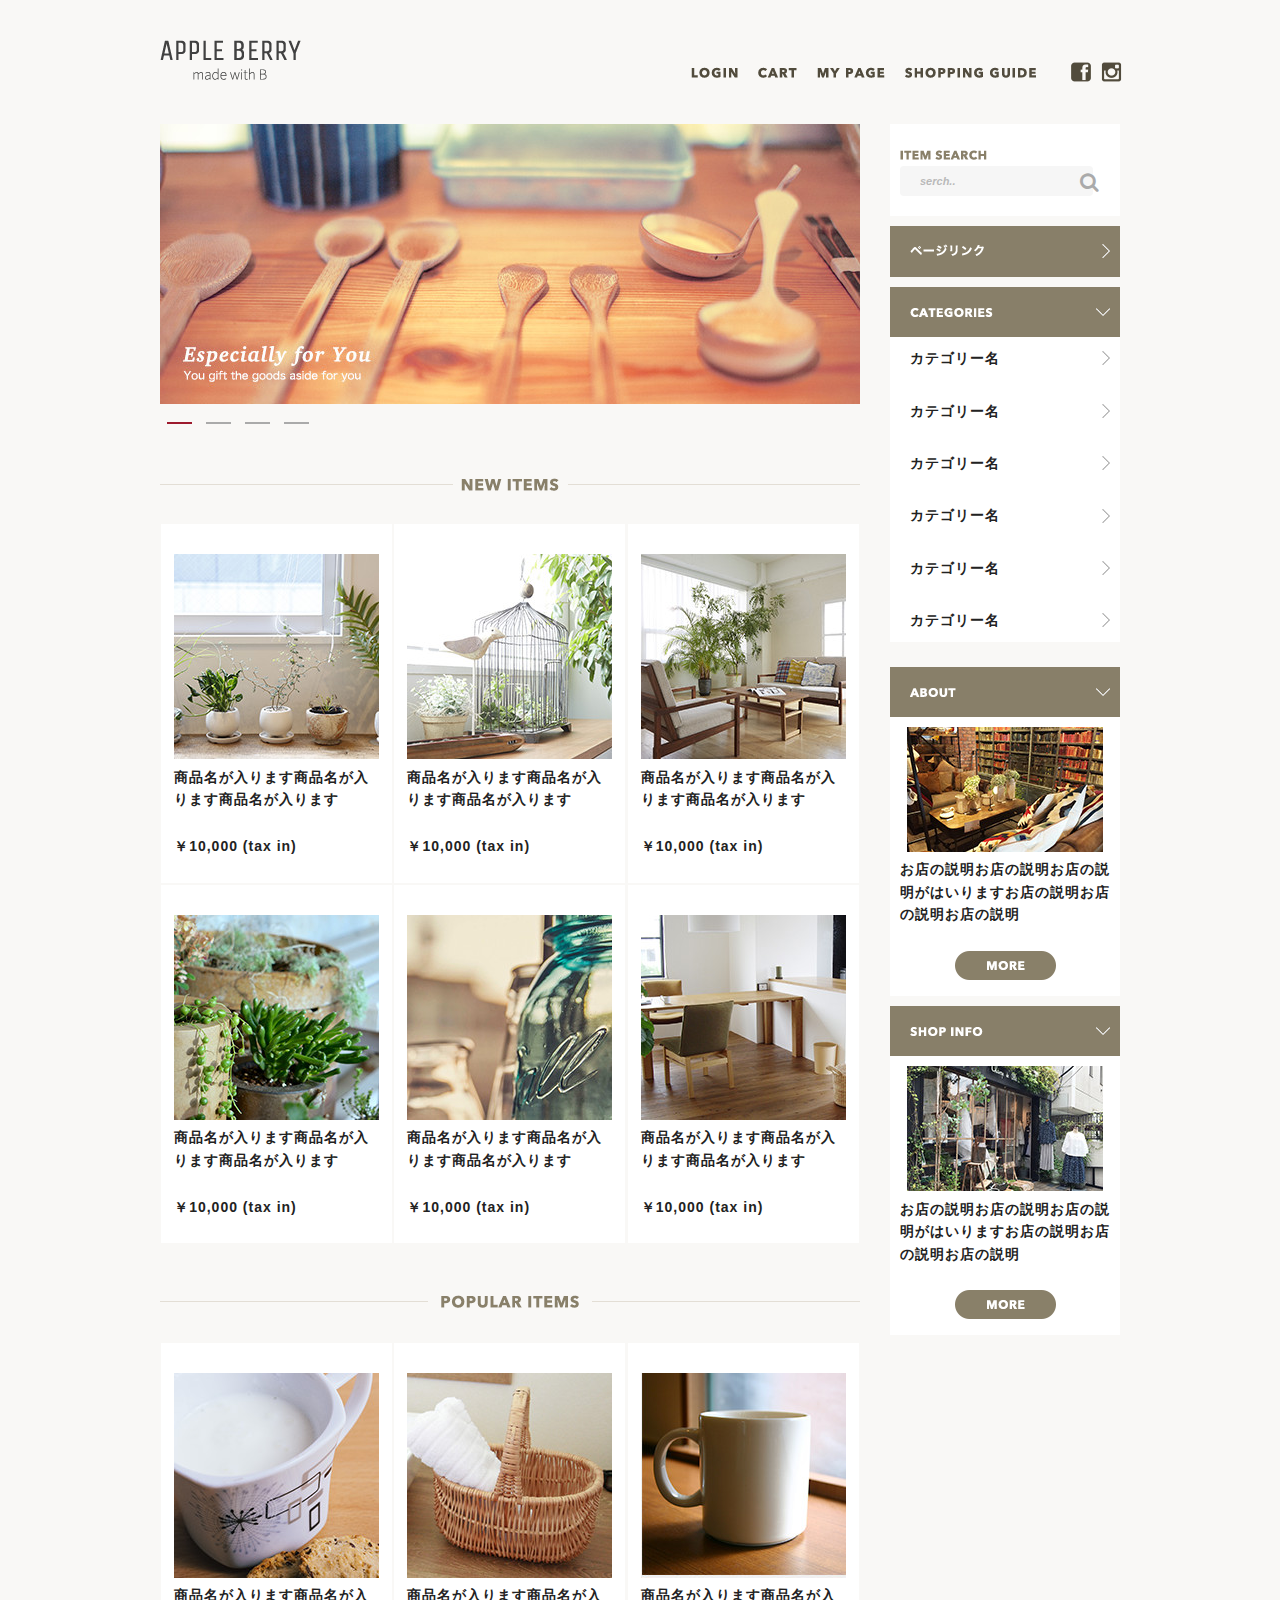
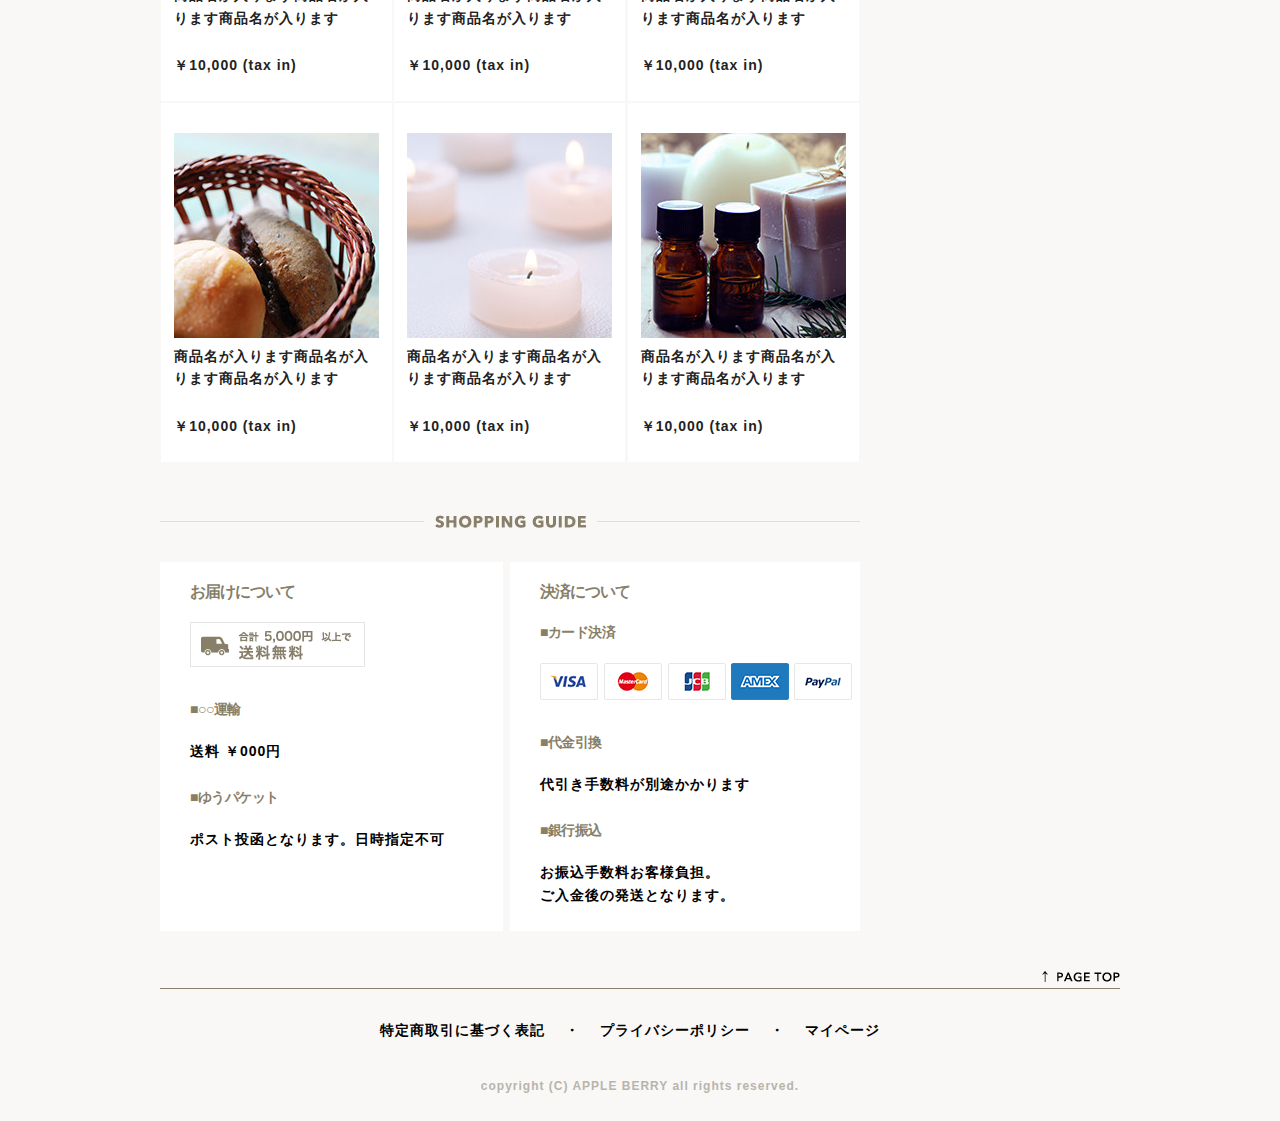
<file: index.html>
<!DOCTYPE html>
<html lang="ja">
<head>

  <!-- Basic Page Needs
  –––––––––––––––––––––––––––––––––––––––––––––––––– -->
  <meta charset="utf-8">
  <title>APPLE BERRY made with B</title>
  <meta name="description" content="">
  <meta name="author" content="">

  <!-- Mobile Specific Metas
  –––––––––––––––––––––––––––––––––––––––––––––––––– -->
  <meta name="viewport" content="width=device-width, initial-scale=1">

  <link rel="stylesheet" href="owlcarousel/assets/owl.carousel.min.css">
  <link rel="stylesheet" href="owlcarousel/assets/owl.theme.default.min.css">

  <!-- CSS
  –––––––––––––––––––––––––––––––––––––––––––––––––– -->
  <link rel="stylesheet" href="css/normalize.css">
  <link rel="stylesheet" href="css/skeleton.css">
  <link rel="stylesheet" href="css/top.css">
  <link rel="stylesheet" href="https://maxcdn.bootstrapcdn.com/font-awesome/4.7.0/css/font-awesome.min.css">
  <!-- Favicon
  –––––––––––––––––––––––––––––––––––––––––––––––––– -->
  <link rel="icon" type="image/png" href="images/favicon.png">
  

  
  <script type="text/javascript" src="https://ajax.googleapis.com/ajax/libs/jquery/1.10.2/jquery.min.js"></script>
  <!-- Owl Carousel JS -->
  <script src="owlcarousel/owl.carousel.min.js"></script>
  <!-- Owl Carouselを動作させるために追加 -->
  <script src="carousel.js"></script>
 
   

</head>
<body>

  <!-- Primary Page Layout
  –––––––––––––––––––––––––––––––––––––––––––––––––– -->
<header>
    <div id="header_in" class="container">
      <div class="row">
        <div class="six columns">
          <div class="top_image">
          <a href="index.html"><img class="u-max-full-width" src="images/top/logo.png" alt="APPLE BERRY made withB" srcset="images/top/logo@2x.png 2x" /></a>
          </div>
        </div>
        
         <div class="sp_navi">
            <div class="six columns">
          　<ul class="sp_navi_li">
            <li class="facebook_icon"><a href="#"><img src="images/top_sp/fb.png" alt=""></a></li>
            <li class="insta_icon"><a href="#"><img src="images/top_sp/insta.png" alt=""></a></li>
            <li class="menu_icon"><a href="#"><img src="images/top_sp/menu_icon.png" alt=""></a></li>
            </ul>
            <ul class="sp_menu_toggle">
            <li><a href="#">ログイン</a></li>
            <li><a href="#">カート</a></li>
            <li><a href="#">マイページ</a></li>
            <li><a href="#">ショッピングガイド</a></li>
            </ul>
            </div>
            <!-- six columns -->
          </div>
          <!-- sp_navi -->
          <div class="pc_navi">
            <div class="six columns">
          　<ul class="pc_navi_li">
            <li class="menu_login"><a href="#"><img src="images/top/menu_login.png" alt=""></a></li>
            <li class="menu_cart"><a href="#"><img src="images/top/menu_cart.png" alt=""></a></li>
            <li class="menu_mypage"><a href="#"><img src="images/top/menu_mypage.png" alt=""></a></li>
            <li class="menu_guide"><a href="#"><img src="images/top/menu_guide.png" alt=""></a></li>
          　<li class="facebook_icon"><a href="#"><img src="images/top/facebook.png" alt=""></a></li>
            <li class="insta_icon"><a href="#"><img src="images/top/insta.png" alt=""></a></li>
            </ul>
            </div>
            <!-- six columns -->
          </div>
          <!-- pc_navi -->
          
      </div>
      <!-- six columns -->
    </div>
  </header>
  <main>
    <div class="contets_wapper">
      
      
      <div class="contents_left">
        <div class="cover">
          <div class="owl-carousel owl-theme">
           <div><img src="images/top/ca_banner.jpg" alt=""></div> 
           <div><img src="images/top/ca_banner.jpg" alt=""></div>
           <div><img src="images/top/ca_banner.jpg" alt=""></div>
           <div><img src="images/top/ca_banner.jpg" alt=""></div>
          </div>
        </div>
        <h2><img src="images/top/title_newitems.png" class="pc" alt=""><img src="images/top_sp/title_new_item.png" class="sp" alt=""></h2>
        <ul class="newitem">
          <li>
            <img src="images/top/item_01.jpg">
            <p>商品名が入ります商品名が入ります商品名が入ります</p>
            <p>￥10,000 (tax in)</p>
          </li>
          <li>
            <img src="images/top/item_02.jpg">
            <p>商品名が入ります商品名が入ります商品名が入ります</p>
            <p>￥10,000 (tax in)</p>
          </li>
          <li>
            <img src="images/top/item_03.jpg">
            <p>商品名が入ります商品名が入ります商品名が入ります</p>
            <p>￥10,000 (tax in)</p>
          </li>
          <li>
            <img src="images/top/item_04.jpg">
            <p>商品名が入ります商品名が入ります商品名が入ります</p>
            <p>￥10,000 (tax in)</p>
          </li>
          <li>
            <img src="images/top/item_05.jpg">
            <p>商品名が入ります商品名が入ります商品名が入ります</p>
            <p>￥10,000 (tax in)</p>
          </li>
          <li>
            <img src="images/top/item_06.jpg">
            <p>商品名が入ります商品名が入ります商品名が入ります</p>
            <p>￥10,000 (tax in)</p>
          </li>
        </ul>
        
        <h2><img src="images/top/title_popular.png" class="pc" alt=""><img src="images/top_sp/title_popular.png" class="sp" alt=""></h2>
        <ul class="popularitem">
          <li>
            <img src="images/top/item_07.jpg">
            <p>商品名が入ります商品名が入ります商品名が入ります</p>
            <p>￥10,000 (tax in)</p>
          </li>
          <li>
            <img src="images/top/item_08.jpg">
            <p>商品名が入ります商品名が入ります商品名が入ります</p>
            <p>￥10,000 (tax in)</p>
          </li>
          <li>
            <img src="images/top/item_09.jpg">
            <p>商品名が入ります商品名が入ります商品名が入ります</p>
            <p>￥10,000 (tax in)</p>
          </li>
          <li>
            <img src="images/top/item_10.jpg">
            <p>商品名が入ります商品名が入ります商品名が入ります</p>
            <p>￥10,000 (tax in)</p>
          </li>
          <li>
            <img src="images/top/item_11.jpg">
            <p>商品名が入ります商品名が入ります商品名が入ります</p>
            <p>￥10,000 (tax in)</p>
          </li>
          <li>
            <img src="images/top/item_12.jpg">
            <p>商品名が入ります商品名が入ります商品名が入ります</p>
            <p>￥10,000 (tax in)</p>
          </li>
        </ul>
        
        <h2><img src="images/top/title_guide.png" class="pc"><img src="images/top_sp/title_guide.png" class="sp" alt=""></h2>
        <ul class="shopping_guide">
          <li class="otodoke">
            <h3>お届けについて</h3>
            <p><img src="images/top/otodoke_banner.png"></p>
            <h5>■○○運輸</h5>
            <p>送料 ￥000円</p>
            <h5>■ゆうパケット</h5>
            <p>ポスト投函となります。日時指定不可</P>
          </li>
          <li class="kessai">
            <h3>決済について</h3>
            <h5>■カード決済</h5>
            <p><img src="images/top/cards.png"></p>
            <h5>■代金引換</h5>
            <p>代引き手数料が別途かかります</p>
            <h5>■銀行振込</h5>
            <p>お振込手数料お客様負担。<br>
            ご入金後の発送となります。</p>
          </li>
        </ul>
      </div>
      <!-- left -->
      <div class="contents_right">
        
        <div class="itemserch">
          <div class="search_box"><img src="images/top/itemserch.png">
          <form id="form4" action="#" method="get">
            <input id="sbox4"  id="s" name="s" type="text" placeholder="serch.." />
            <button id="sbtn4" type="submit"><i class="fa fa-search"></i></button>
          </form>
          </div>
        </div>
        
        <div class="pagelink"><h4><img src="images/top/pagelink.png"></h4></div>
        
        <div class="categories">
          <div class="categories"><h4><img src="images/top/categories.png"></h4>
          <ul class="categories_list">
            <li>カテゴリー名</li>
            <li>カテゴリー名</li>
            <li>カテゴリー名</li>
            <li>カテゴリー名</li>
            <li>カテゴリー名</li>
            <li>カテゴリー名</li>
          </ul>
        </div>
        <div class="about_top">
          <h4 class="about"><img src="images/top/about.png"></h4>
           <div class="about_guide"><img src="images/top/about_img.jpg">
          <p>お店の説明お店の説明お店の説明がはいりますお店の説明お店の説明お店の説明</p>
          <btn class="more"><img src="images/top/more_btn.png"></btn>
          </div>
        </div>
        <div class="shopinfo">
          <h4 class="shopinfo"><img src="images/top/shop_info.png"></h4>
          <div class="shopinfo_guide"><img src="images/top/shopinfo_img.jpg">
          <p>お店の説明お店の説明お店の説明がはいりますお店の説明お店の説明お店の説明</p>
          <btn class="more"><img src="images/top/more_btn.png"></btn>
          </div>
        </div>
        
      
      
       </div>
      <!-- right -->
      
    </div>
    <!-- contents wrapper -->
  </main>
  
  <footer>
    <div class="pagetop_link"><img src="images/top/pagetop.png"></div>
    <div class="footer_contents">
    <ul class="footer_list">
      <li>特定商取引に基づく表記</li>
      <li>・</li>
      <li>プライバシーポリシー</li>
      <li>・</li>
      <li>マイページ</li>
    </ul>
     <p>copyright (C) APPLE BERRY all rights reserved.</p>
    </div>
  </footer>

<!-- End Document
  –––––––––––––––––––––––––––––––––––––––––––––––––– -->
<script>

 $(document).on('ready load', function(){
  $(".menu_icon").click(function(){
    $(".sp_menu_toggle").slideToggle();
  });
});
  </script>
 
  
</body>
</html>
</file>
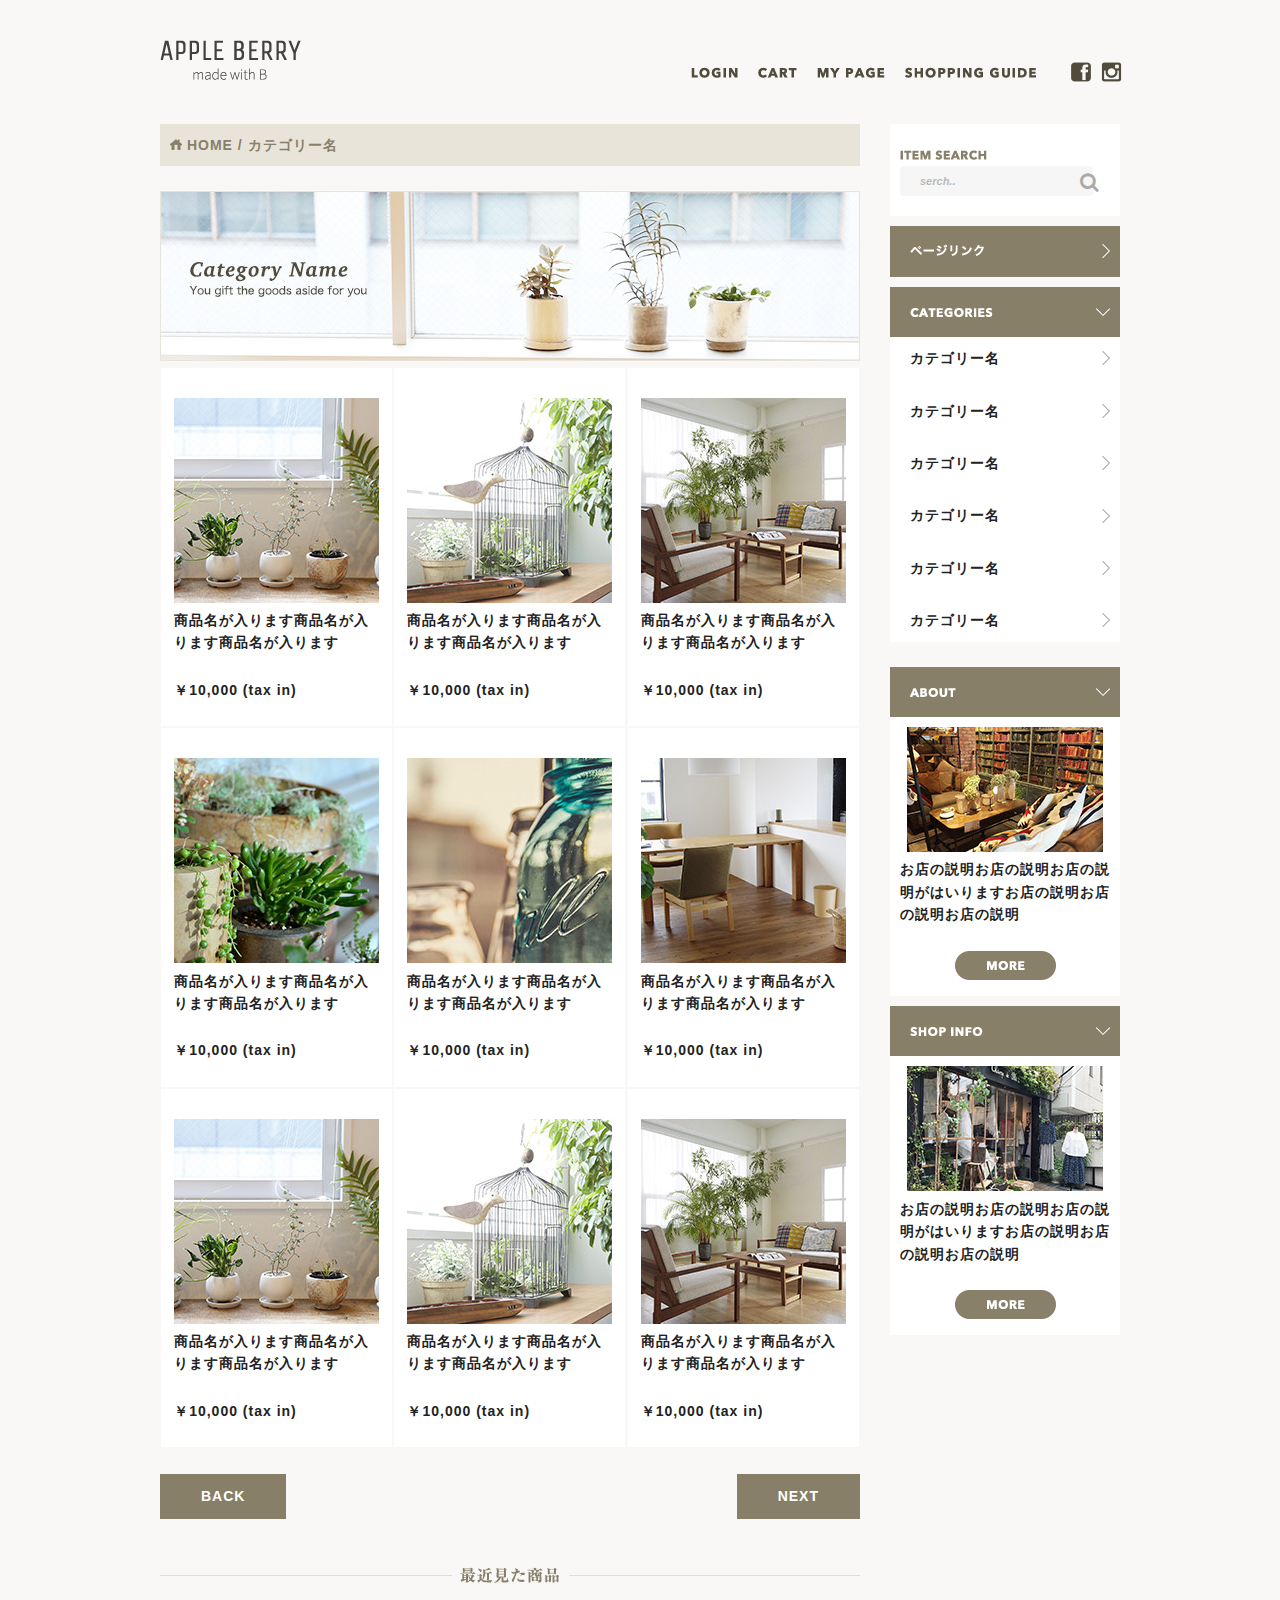
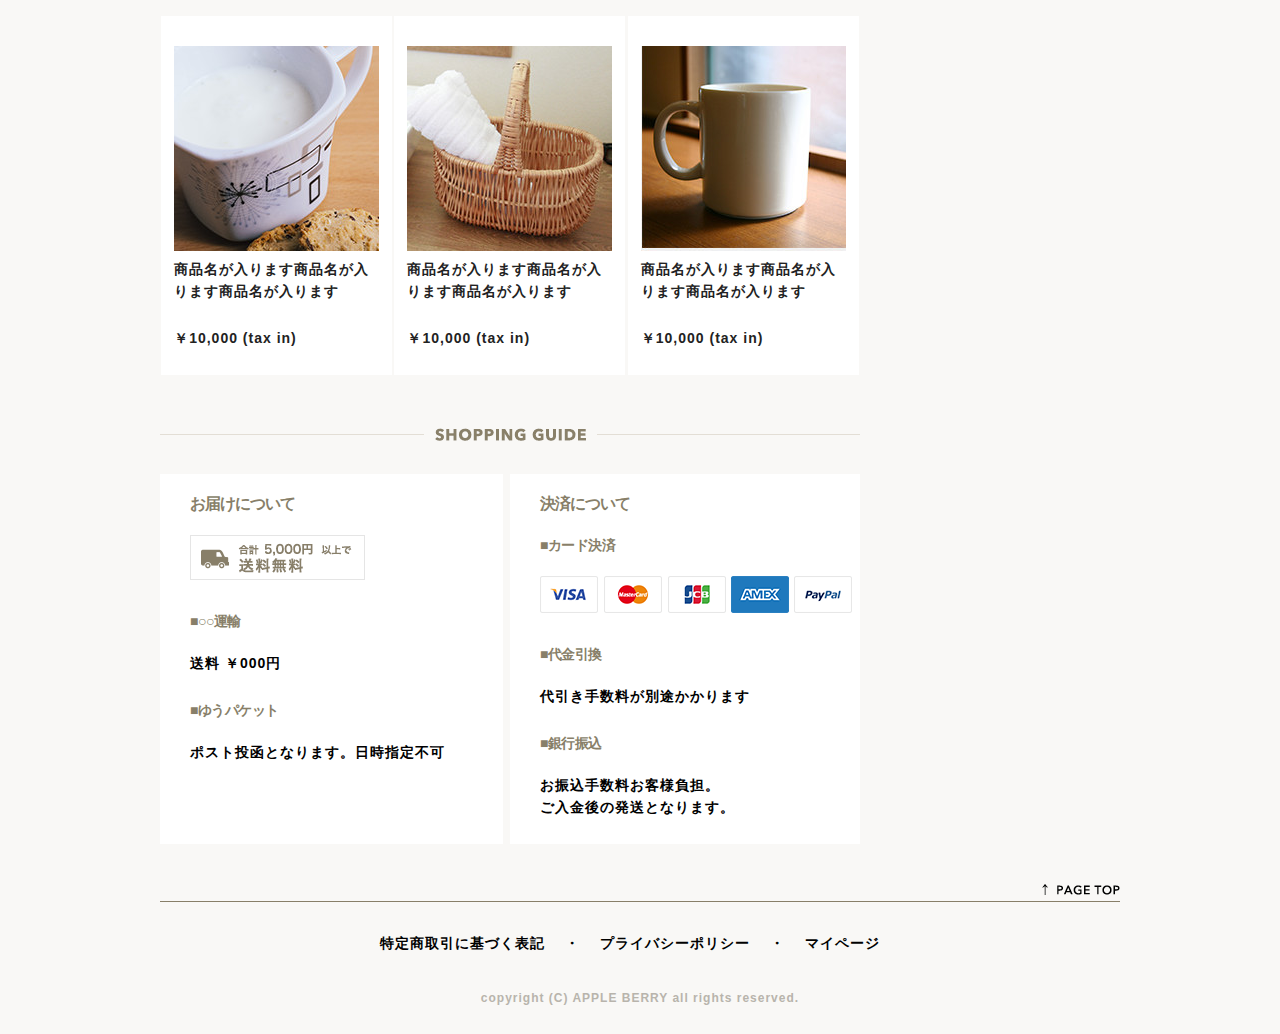
<file: list.html>
<!DOCTYPE html>
<html lang="ja">
<head>

  <!-- Basic Page Needs
  –––––––––––––––––––––––––––––––––––––––––––––––––– -->
  <meta charset="utf-8">
  <title>カテゴリー名 | APPLE BERRY made with B</title>
  <meta name="description" content="">
  <meta name="author" content="">

  <!-- Mobile Specific Metas
  –––––––––––––––––––––––––––––––––––––––––––––––––– -->
  <meta name="viewport" content="width=device-width, initial-scale=1">

 

  <!-- CSS
  –––––––––––––––––––––––––––––––––––––––––––––––––– -->
  <link rel="stylesheet" href="css/normalize.css">
  <link rel="stylesheet" href="css/skeleton.css">
  <link rel="stylesheet" href="css/top.css">
  <link rel="stylesheet" href="https://maxcdn.bootstrapcdn.com/font-awesome/4.7.0/css/font-awesome.min.css">
  <!-- Favicon
  –––––––––––––––––––––––––––––––––––––––––––––––––– -->
  <link rel="icon" type="image/png" href="images/favicon.png">
  
  <script type="text/javascript" src="https://ajax.googleapis.com/ajax/libs/jquery/1.10.2/jquery.min.js"></script>

</head>
<body>

  <!-- Primary Page Layout
  –––––––––––––––––––––––––––––––––––––––––––––––––– -->
<header>
    <div id="header_in" class="container">
      <div class="row">
        <div class="six columns">
          <div class="top_image">
          <a href="index.html"><img class="u-max-full-width" src="images/top/logo.png" alt="APPLE BERRY made withB" srcset="images/top/logo@2x.png 2x" /></a>
          </div>
        </div>
        
         <div class="sp_navi">
            <div class="six columns">
          　<ul class="sp_navi_li">
            <li class="facebook_icon"><a href="#"><img src="images/top_sp/fb.png" alt=""></a></li>
            <li class="insta_icon"><a href="#"><img src="images/top_sp/insta.png" alt=""></a></li>
            <li class="menu_icon"><a href="#"><img src="images/top_sp/menu_icon.png" alt=""></a></li>
            </ul>
            <ul class="sp_menu_toggle">
            <li><a href="#">ログイン</a></li>
            <li><a href="#">カート</a></li>
            <li><a href="#">マイページ</a></li>
            <li><a href="#">ショッピングガイド</a></li>
            </ul>
            </div>
            <!-- six columns -->
          </div>
          <!-- sp_navi -->
          <div class="pc_navi">
            <div class="six columns">
          　<ul class="pc_navi_li">
            <li class="menu_login"><a href="#"><img src="images/top/menu_login.png" alt=""></a></li>
            <li class="menu_cart"><a href="#"><img src="images/top/menu_cart.png" alt=""></a></li>
            <li class="menu_mypage"><a href="#"><img src="images/top/menu_mypage.png" alt=""></a></li>
            <li class="menu_guide"><a href="#"><img src="images/top/menu_guide.png" alt=""></a></li>
          　<li class="facebook_icon"><a href="#"><img src="images/top/facebook.png" alt=""></a></li>
            <li class="insta_icon"><a href="#"><img src="images/top/insta.png" alt=""></a></li>
            </ul>
            </div>
            <!-- six columns -->
          </div>
          <!-- pc_navi -->
          
      </div>
      <!-- six columns -->
    </div>
  </header>
  <main>
    <div class="contets_wapper">
      
      
      <div class="contents_left">
         <div class="menu_link">
            <p><img src="images/list/home_icon.png"> HOME / カテゴリー名</p>
        </div>
        <div class="cover"><img src="images/list/cate_image.jpg" alt=""></div>
        
        <ul class="newitem">
          <li>
            <img src="images/top/item_01.jpg">
            <p>商品名が入ります商品名が入ります商品名が入ります</p>
            <p>￥10,000 (tax in)</p>
          </li>
          <li>
            <img src="images/top/item_02.jpg">
            <p>商品名が入ります商品名が入ります商品名が入ります</p>
            <p>￥10,000 (tax in)</p>
          </li>
          <li>
            <img src="images/top/item_03.jpg">
            <p>商品名が入ります商品名が入ります商品名が入ります</p>
            <p>￥10,000 (tax in)</p>
          </li>
          <li>
            <img src="images/top/item_04.jpg">
            <p>商品名が入ります商品名が入ります商品名が入ります</p>
            <p>￥10,000 (tax in)</p>
          </li>
          <li>
            <img src="images/top/item_05.jpg">
            <p>商品名が入ります商品名が入ります商品名が入ります</p>
            <p>￥10,000 (tax in)</p>
          </li>
          <li>
            <img src="images/top/item_06.jpg">
            <p>商品名が入ります商品名が入ります商品名が入ります</p>
            <p>￥10,000 (tax in)</p>
          </li>
          <li>
            <img src="images/top/item_01.jpg">
            <p>商品名が入ります商品名が入ります商品名が入ります</p>
            <p>￥10,000 (tax in)</p>
          </li>
          <li>
            <img src="images/top/item_02.jpg">
            <p>商品名が入ります商品名が入ります商品名が入ります</p>
            <p>￥10,000 (tax in)</p>
          </li>
          <li>
            <img src="images/top/item_03.jpg">
            <p>商品名が入ります商品名が入ります商品名が入ります</p>
            <p>￥10,000 (tax in)</p>
          </li>
        </ul>
        
         <div class="prev_next">
            <p class="prev">BACK</p>
            <p class="next">NEXT</p>
        </div>
        
        <div class="view_products">
        <h2><img src="images/list/recent_pro_pc.png" alt=""></h2>
        <ul class="view_list">
          <li>
            <img src="images/top/item_07.jpg">
            <p>商品名が入ります商品名が入ります商品名が入ります</p>
            <p>￥10,000 (tax in)</p>
          </li>
          <li>
            <img src="images/top/item_08.jpg">
            <p>商品名が入ります商品名が入ります商品名が入ります</p>
            <p>￥10,000 (tax in)</p>
          </li>
          <li>
            <img src="images/top/item_09.jpg">
            <p>商品名が入ります商品名が入ります商品名が入ります</p>
            <p>￥10,000 (tax in)</p>
          </li>
          
        </ul>
        </div>
    
        
        <h2><img src="images/top/title_guide.png" class="pc"><img src="images/top_sp/title_guide.png" class="sp" alt=""></h2>
        <ul class="shopping_guide">
          <li class="otodoke">
            <h3>お届けについて</h3>
            <p><img src="images/top/otodoke_banner.png"></p>
            <h5>■○○運輸</h5>
            <p>送料 ￥000円</p>
            <h5>■ゆうパケット</h5>
            <p>ポスト投函となります。日時指定不可</P>
          </li>
          <li class="kessai">
            <h3>決済について</h3>
            <h5>■カード決済</h5>
            <p><img src="images/top/cards.png"></p>
            <h5>■代金引換</h5>
            <p>代引き手数料が別途かかります</p>
            <h5>■銀行振込</h5>
            <p>お振込手数料お客様負担。<br>
            ご入金後の発送となります。</p>
          </li>
        </ul>
      </div>
      <!-- left -->
      <div class="contents_right">
        
        <div class="itemserch">
          <div class="search_box"><img src="images/top/itemserch.png">
          <form id="form4" action="#" method="get">
            <input id="sbox4"  id="s" name="s" type="text" placeholder="serch.." />
            <button id="sbtn4" type="submit"><i class="fa fa-search"></i></button>
          </form>
          </div>
        </div>
        
        <div class="pagelink"><h4><img src="images/top/pagelink.png"></h4></div>
        
        <div class="categories">
          <div class="categories"><h4><img src="images/top/categories.png"></h4>
          <ul class="categories_list">
            <li>カテゴリー名</li>
            <li>カテゴリー名</li>
            <li>カテゴリー名</li>
            <li>カテゴリー名</li>
            <li>カテゴリー名</li>
            <li>カテゴリー名</li>
          </ul>
        </div>
        <div class="about_top">
          <h4 class="about"><img src="images/top/about.png"></h4>
           <div class="about_guide"><img src="images/top/about_img.jpg">
          <p>お店の説明お店の説明お店の説明がはいりますお店の説明お店の説明お店の説明</p>
          <btn class="more"><img src="images/top/more_btn.png"></btn>
          </div>
        </div>
        <div class="shopinfo">
          <h4 class="shopinfo"><img src="images/top/shop_info.png"></h4>
          <div class="shopinfo_guide"><img src="images/top/shopinfo_img.jpg">
          <p>お店の説明お店の説明お店の説明がはいりますお店の説明お店の説明お店の説明</p>
          <btn class="more"><img src="images/top/more_btn.png"></btn>
          </div>
        </div>
        
      
      
       </div>
      <!-- right -->
      
    </div>
    <!-- contents wrapper -->
  </main>
  
  <footer>
    <div class="pagetop_link"><img src="images/top/pagetop.png"></div>
    <div class="footer_contents">
    <ul class="footer_list">
      <li>特定商取引に基づく表記</li>
      <li>・</li>
      <li>プライバシーポリシー</li>
      <li>・</li>
      <li>マイページ</li>
    </ul>
     <p>copyright (C) APPLE BERRY all rights reserved.</p>
    </div>
  </footer>

<!-- End Document
  –––––––––––––––––––––––––––––––––––––––––––––––––– -->
  
  <script type="text/javascript" src="https://ajax.googleapis.com/ajax/libs/jquery/1.10.2/jquery.min.js"></script>
  <script>
  $(document).on('ready load', function(){
  $(".menu_icon").click(function(){
    $(".sp_menu_toggle").slideToggle();
  });
});
  </script>
</body>
</html>
</file>
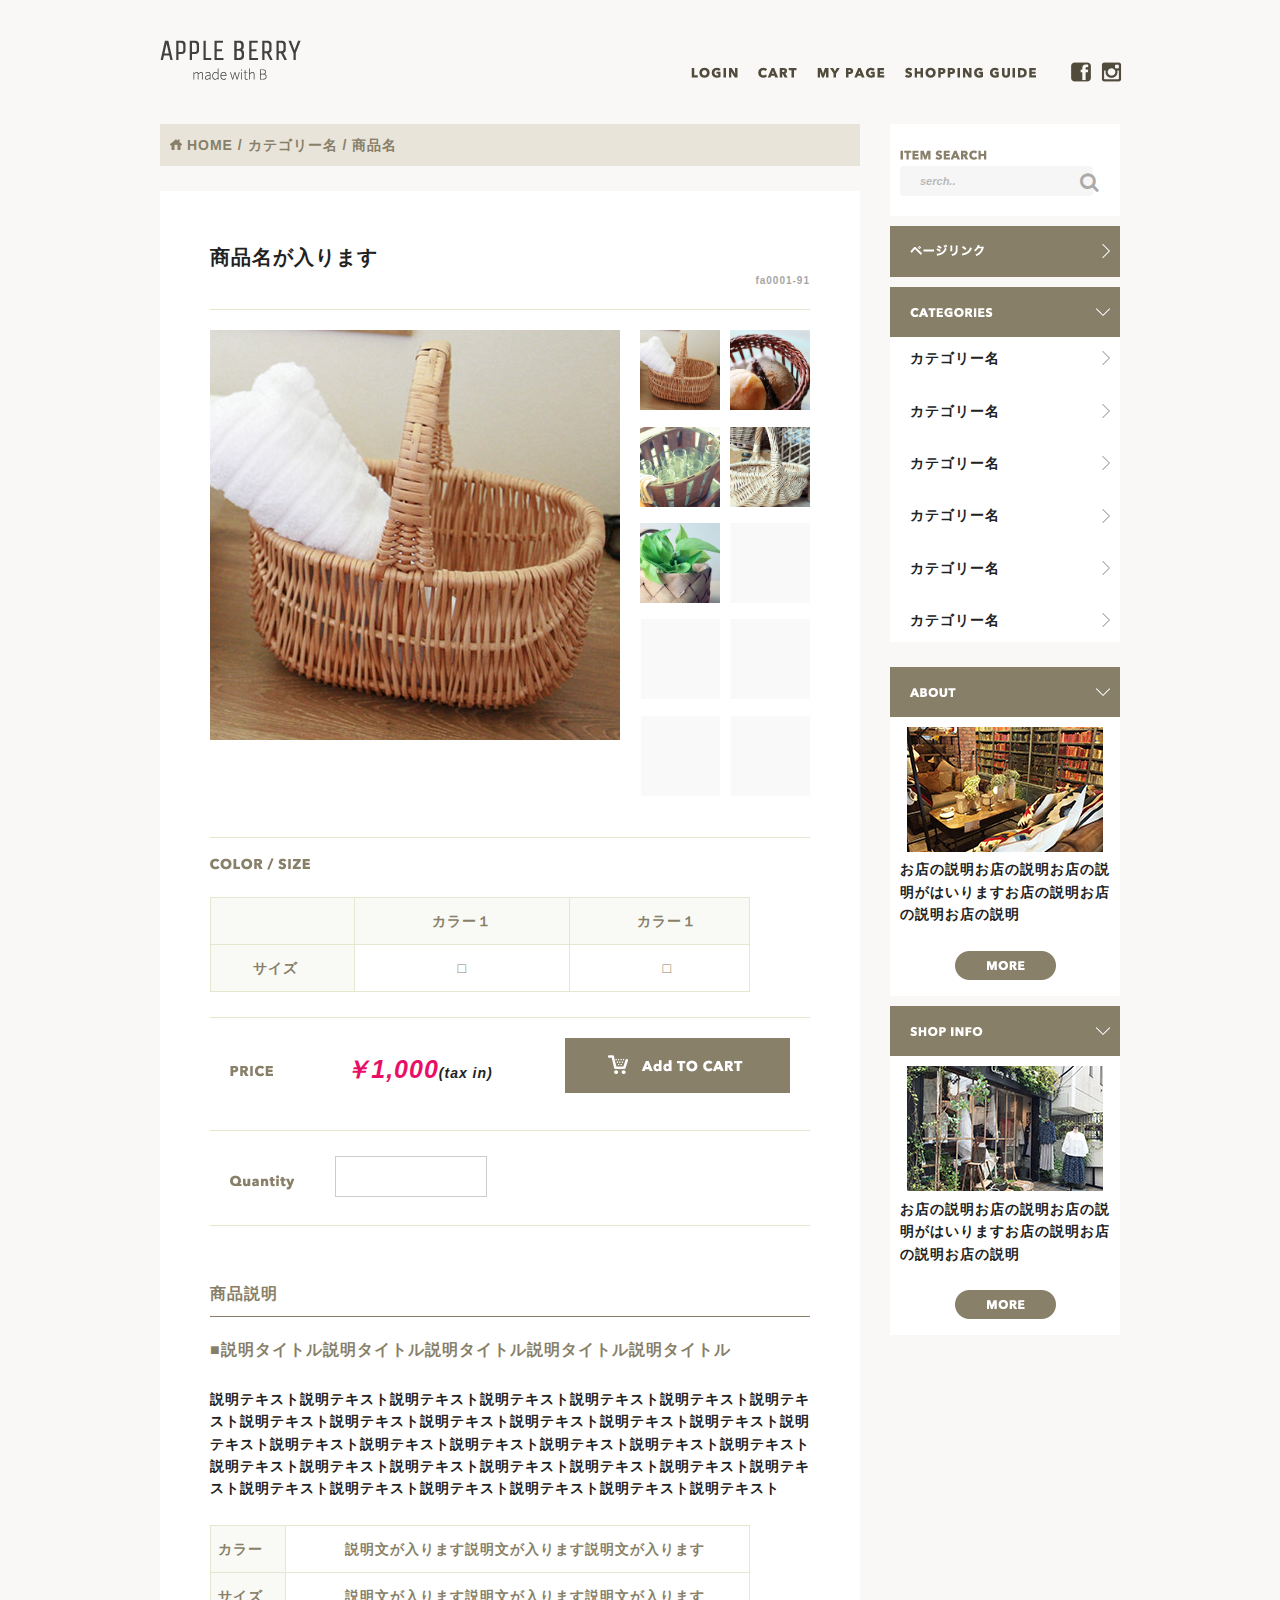
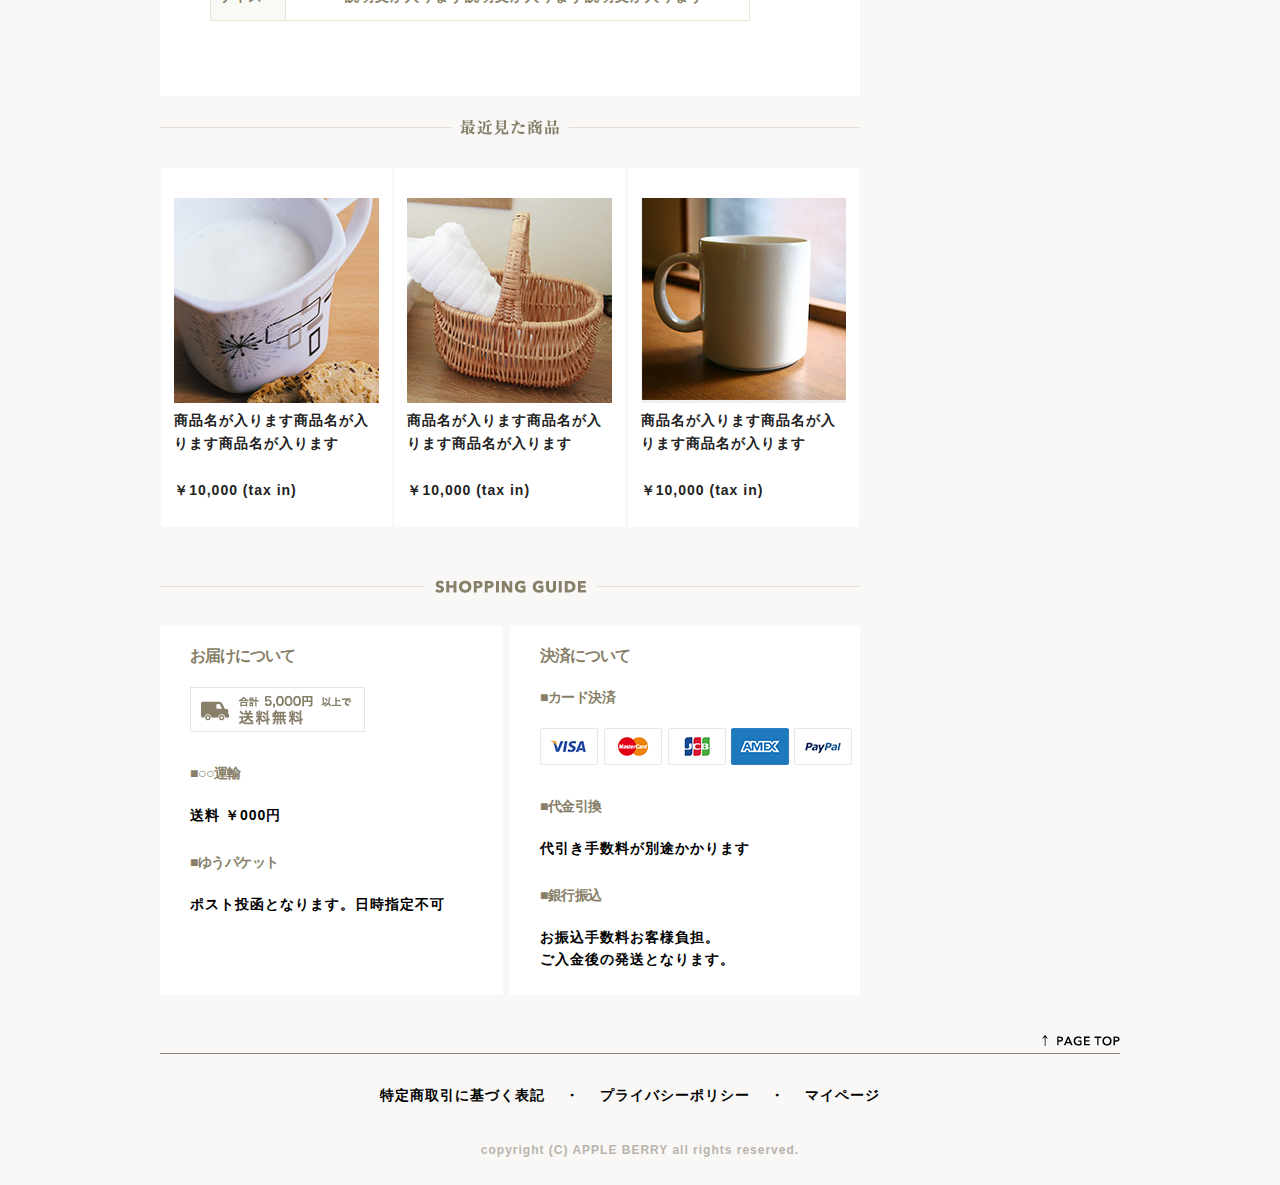
<file: products.html>
<!DOCTYPE html>
<html lang="ja">
<head>

  <!-- Basic Page Needs
  –––––––––––––––––––––––––––––––––––––––––––––––––– -->
  <meta charset="utf-8">
  <title>商品名 | APPLE BERRY made with B</title>
  <meta name="description" content="">
  <meta name="author" content="">

  <!-- Mobile Specific Metas
  –––––––––––––––––––––––––––––––––––––––––––––––––– -->
  <meta name="viewport" content="width=device-width, initial-scale=1">

 

  <!-- CSS
  –––––––––––––––––––––––––––––––––––––––––––––––––– -->
  <link rel="stylesheet" href="css/normalize.css">
  <link rel="stylesheet" href="css/skeleton.css">
  <link rel="stylesheet" href="css/top.css">
  <link rel="stylesheet" href="https://maxcdn.bootstrapcdn.com/font-awesome/4.7.0/css/font-awesome.min.css">
  <!-- Favicon
  –––––––––––––––––––––––––––––––––––––––––––––––––– -->
  <link rel="icon" type="image/png" href="images/favicon.png">

 
</head>
<body>

  <!-- Primary Page Layout
  –––––––––––––––––––––––––––––––––––––––––––––––––– -->
<header>
    <div id="header_in" class="container">
      <div class="row">
        <div class="six columns">
          <div class="top_image">
          <a href="index.html"><img class="u-max-full-width" src="images/top/logo.png" alt="APPLE BERRY made withB" srcset="images/top/logo@2x.png 2x" /></a>
          </div>
        </div>
        
         <div class="sp_navi">
            <div class="six columns">
          　<ul class="sp_navi_li">
            <li class="facebook_icon"><a href="#"><img src="images/top_sp/fb.png" alt=""></a></li>
            <li class="insta_icon"><a href="#"><img src="images/top_sp/insta.png" alt=""></a></li>
            <li class="menu_icon"><a href="#"><img src="images/top_sp/menu_icon.png" alt=""></a></li>
            </ul>
            <ul class="sp_menu_toggle">
            <li><a href="#">ログイン</a></li>
            <li><a href="#">カート</a></li>
            <li><a href="#">マイページ</a></li>
            <li><a href="#">ショッピングガイド</a></li>
            </ul>
            </div>
            <!-- six columns -->
          </div>
          <!-- sp_navi -->
          <!-- sp_navi -->
          <div class="pc_navi">
            <div class="six columns">
          　<ul class="pc_navi_li">
            <li class="menu_login"><a href="#"><img src="images/top/menu_login.png" alt=""></a></li>
            <li class="menu_cart"><a href="#"><img src="images/top/menu_cart.png" alt=""></a></li>
            <li class="menu_mypage"><a href="#"><img src="images/top/menu_mypage.png" alt=""></a></li>
            <li class="menu_guide"><a href="#"><img src="images/top/menu_guide.png" alt=""></a></li>
          　<li class="facebook_icon"><a href="#"><img src="images/top/facebook.png" alt=""></a></li>
            <li class="insta_icon"><a href="#"><img src="images/top/insta.png" alt=""></a></li>
            </ul>
            </div>
            <!-- six columns -->
          </div>
          <!-- pc_navi -->
          
      </div>
      <!-- six columns -->
    </div>
  </header>
  <main>
    <div class="contets_wapper">
      
      
      <div class="contents_left">
        <div class="menu_link">
            <p><img src="images/list/home_icon.png"> HOME / カテゴリー名 / 商品名</p>
        </div>
        <div class="products">
              <p class="title">商品名が入ります</p><p class="number">fa0001-91</p>
        <div class="product_menu">
            <div class="enlarged_image">
                <img src="images/products/pro_img_01.jpg">
            </div>
            <div class="products_images">
                <ul class="table_images">
                        <li><img src="images/products/pro_img_01.jpg"  alt="商品画像" height="80"></li>
                        <li><img src="images/products/pro_img_02.jpg"  alt="商品画像" height="80"></li>
                        <li><img src="images/products/pro_img_03.jpg"  alt="商品画像" height="80"></li>
                        <li><img src="images/products/pro_img_04.jpg"  alt="商品画像" height="80"></li>
                        <li><img src="images/products/pro_img_05.jpg"  alt="商品画像" height="80"></li>
                        <li><img src="images/products/gray_pro_img.jpg"  alt="商品画像" height="80"></li>
                        <li><img src="images/products/gray_pro_img.jpg"  alt="商品画像" height="80"></li>
                        <li><img src="images/products/gray_pro_img.jpg"  alt="商品画像" height="80"></li>
                        <li><img src="images/products/gray_pro_img.jpg"  alt="商品画像" height="80"></li>
                        <li><img src="images/products/gray_pro_img.jpg"  alt="商品画像" height="80"></li>
                </ul>
               </div>
               
            </div>
            
            <div class="colorsize">
                <img src="images/products/title_color.png">
            
            <table border="1">
                    <tr>
                        <th>
                            &nbsp;
                        </th>
                        <th>
                            カラー１
                        </th>
                         <th>
                            カラー１
                        </th>
                    </tr>
                    <tr>
                        <th>
                            サイズ
                        </th>
                        <td>□</td>
                        <td>□</td>
                    </tr>
            </table>
            </div>    
            
             <div class="pc_price_quantity">
            <div class="price_content">
                <ul class="price">
                  
                    <li class="title_price"><img src="images/products/title_price.png"></li>
                    <li class="nedan"><span>￥1,000</span>(tax in)</li>
                  
                    <li claass="btn"><img src="images/products/add_to_cart.png" class="cart_btn"></li>
                </ul>
                
                <ul class="quantity">
                    <li class="title_quantity"><img src="images/products/title_quantity.png" alt="数量"></li>
                    <li class="suuryo">&nbsp</li>
                </ul>
            </div>
            </div>
      <!-- pc_price_quantity -->
            
            <div class="sp_price_quantity">
            <div class="price_content">
                <ul class="price">
                    <li class="title_price"><img src="images/products/title_price.png"></li>
                    <li class="nedan"><span>￥1,000</span>(tax in)</li>
                </ul>
                <ul class="quantity">
                    <li class="title_quantity"><img src="images/products/title_quantity.png" alt="数量"></li>
                    <li class="suuryo">&nbsp</li>
                    
                </ul>
                <div class="btn">
                <img src="images/products/add_to_cart.png" class="cart_btn">
                </div>
            </div>
            </div>
       <!-- sp_price_quantity -->     
            
            
            <div class="description_item">
                <p class="shouhinn_setsumei">商品説明</p>
                <p class="setsumei_title">■説明タイトル説明タイトル説明タイトル説明タイトル説明タイトル</p>
                <p class="setsumei_text">説明テキスト説明テキスト説明テキスト説明テキスト説明テキスト説明テキスト説明テキスト説明テキスト説明テキスト説明テキスト説明テキスト説明テキスト説明テキスト説明テキスト説明テキスト説明テキスト説明テキスト説明テキスト説明テキスト説明テキスト説明テキスト説明テキスト説明テキスト説明テキスト説明テキスト説明テキスト説明テキスト説明テキスト説明テキスト説明テキスト説明テキスト説明テキスト説明テキスト</p>
                <table>
                    <tr>
                        <th>カラー</th>
                        <td>説明文が入ります説明文が入ります説明文が入ります</td>
                    </tr>
                    <tr>
                        <th>サイズ</th>
                        <td>説明文が入ります説明文が入ります説明文が入ります</td>
                    </tr>
                </table>
            </div>
            
        </div> <!--products -->
        
        <div class="view_products">
        <h2><img src="images/list/recent_pro_pc.png" alt=""></h2>
        <ul class="view_list">
          <li>
            <img src="images/top/item_07.jpg">
            <p>商品名が入ります商品名が入ります商品名が入ります</p>
            <p>￥10,000 (tax in)</p>
          </li>
          <li>
            <img src="images/top/item_08.jpg">
            <p>商品名が入ります商品名が入ります商品名が入ります</p>
            <p>￥10,000 (tax in)</p>
          </li>
          <li>
            <img src="images/top/item_09.jpg">
            <p>商品名が入ります商品名が入ります商品名が入ります</p>
            <p>￥10,000 (tax in)</p>
          </li>
        </ul>
        </div>
        
        <h2><img src="images/top/title_guide.png"></h2>
        <ul class="shopping_guide">
          <li class="otodoke">
            <h3>お届けについて</h3>
            <p><img src="images/top/otodoke_banner.png"></p>
            <h5>■○○運輸</h5>
            <p>送料 ￥000円</p>
            <h5>■ゆうパケット</h5>
            <p>ポスト投函となります。日時指定不可</P>
          </li>
          <li class="kessai">
            <h3>決済について</h3>
            <h5>■カード決済</h5>
            <p><img src="images/top/cards.png"></p>
            <h5>■代金引換</h5>
            <p>代引き手数料が別途かかります</p>
            <h5>■銀行振込</h5>
            <p>お振込手数料お客様負担。<br>
            ご入金後の発送となります。</p>
          </li>
        </ul>
      </div>
      <!-- left -->
      <div class="contents_right">
        
        <div class="itemserch">
          <div class="search_box"><img src="images/top/itemserch.png">
          <form id="form4" action="#" method="get">
            <input id="sbox4"  id="s" name="s" type="text" placeholder="serch.." />
            <button id="sbtn4" type="submit"><i class="fa fa-search"></i></button>
          </form>
          </div>
        </div>
        
        <div class="pagelink"><h4><img src="images/top/pagelink.png"></h4></div>
        
        <div class="categories">
          <div class="categories"><h4><img src="images/top/categories.png"></h4>
          <ul class="categories_list">
            <li>カテゴリー名</li>
            <li>カテゴリー名</li>
            <li>カテゴリー名</li>
            <li>カテゴリー名</li>
            <li>カテゴリー名</li>
            <li>カテゴリー名</li>
          </ul>
        </div>
        <div class="about_top">
          <h4 class="about"><img src="images/top/about.png"></h4>
           <div class="about_guide"><img src="images/top/about_img.jpg">
          <p>お店の説明お店の説明お店の説明がはいりますお店の説明お店の説明お店の説明</p>
          <btn class="more"><img src="images/top/more_btn.png"></btn>
          </div>
        </div>
        <div class="shopinfo">
          <h4 class="shopinfo"><img src="images/top/shop_info.png"></h4>
          <div class="shopinfo_guide"><img src="images/top/shopinfo_img.jpg">
          <p>お店の説明お店の説明お店の説明がはいりますお店の説明お店の説明お店の説明</p>
          <btn class="more"><img src="images/top/more_btn.png"></btn>
          </div>
        </div>
        
      
      
       </div>
      <!-- right -->
      
    </div>
    <!-- contents wrapper -->
  </main>
  
  <footer>
    <div class="pagetop_link"><img src="images/top/pagetop.png"></div>
    <div class="footer_contents">
    <ul class="footer_list">
      <li>特定商取引に基づく表記</li>
      <li>・</li>
      <li>プライバシーポリシー</li>
      <li>・</li>
      <li>マイページ</li>
    </ul>
     <p>copyright (C) APPLE BERRY all rights reserved.</p>
    </div>
  </footer>

<!-- End Document
  –––––––––––––––––––––––––––––––––––––––––––––––––– -->
   <script type="text/javascript" src="https://ajax.googleapis.com/ajax/libs/jquery/1.10.2/jquery.min.js"></script>
  <script>
    $(document).ready(function(){
  $(".menu_icon").click(function(){
    $(".sp_menu_toggle").slideToggle();
  });
});
  </script>
</body>
</html>
</file>
<file: css/skeleton.css>
/*
* Skeleton V2.0.4
* Copyright 2014, Dave Gamache
* www.getskeleton.com
* Free to use under the MIT license.
* http://www.opensource.org/licenses/mit-license.php
* 12/29/2014
*/


/* Table of contents
––––––––––––––––––––––––––––––––––––––––––––––––––
- Grid
- Base Styles
- Typography
- Links
- Buttons
- Forms
- Lists
- Code
- Tables
- Spacing
- Utilities
- Clearing
- Media Queries
*/


/* Grid
–––––––––––––––––––––––––––––––––––––––––––––––––– */
.container {
  position: relative;
  width: 100%;
  max-width: 960px;
  margin: 0 auto;
  padding: 0 20px;
  box-sizing: border-box; }
.column,
.columns {
  width: 100%;
  float: left;
  box-sizing: border-box; }

/* For devices larger than 400px */
@media (min-width: 400px) {
  .container {
    width: 85%;
    padding: 0; }
}

/* For devices larger than 550px */
@media (min-width: 550px) {
  .container {
    width: 80%; }
  .column,
  .columns {
    margin-left: 4%; }
  .column:first-child,
  .columns:first-child {
    margin-left: 0; }

  .one.column,
  .one.columns                    { width: 4.66666666667%; }
  .two.columns                    { width: 13.3333333333%; }
  .three.columns                  { width: 22%;            }
  .four.columns                   { width: 30.6666666667%; }
  .five.columns                   { width: 39.3333333333%; }
  .six.columns                    { width: 48%;            }
  .seven.columns                  { width: 56.6666666667%; }
  .eight.columns                  { width: 65.3333333333%; }
  .nine.columns                   { width: 74.0%;          }
  .ten.columns                    { width: 82.6666666667%; }
  .eleven.columns                 { width: 91.3333333333%; }
  .twelve.columns                 { width: 100%; margin-left: 0; }

  .one-third.column               { width: 30.6666666667%; }
  .two-thirds.column              { width: 65.3333333333%; }

  .one-half.column                { width: 48%; }

  /* Offsets */
  .offset-by-one.column,
  .offset-by-one.columns          { margin-left: 8.66666666667%; }
  .offset-by-two.column,
  .offset-by-two.columns          { margin-left: 17.3333333333%; }
  .offset-by-three.column,
  .offset-by-three.columns        { margin-left: 26%;            }
  .offset-by-four.column,
  .offset-by-four.columns         { margin-left: 34.6666666667%; }
  .offset-by-five.column,
  .offset-by-five.columns         { margin-left: 43.3333333333%; }
  .offset-by-six.column,
  .offset-by-six.columns          { margin-left: 52%;            }
  .offset-by-seven.column,
  .offset-by-seven.columns        { margin-left: 60.6666666667%; }
  .offset-by-eight.column,
  .offset-by-eight.columns        { margin-left: 69.3333333333%; }
  .offset-by-nine.column,
  .offset-by-nine.columns         { margin-left: 78.0%;          }
  .offset-by-ten.column,
  .offset-by-ten.columns          { margin-left: 86.6666666667%; }
  .offset-by-eleven.column,
  .offset-by-eleven.columns       { margin-left: 95.3333333333%; }

  .offset-by-one-third.column,
  .offset-by-one-third.columns    { margin-left: 34.6666666667%; }
  .offset-by-two-thirds.column,
  .offset-by-two-thirds.columns   { margin-left: 69.3333333333%; }

  .offset-by-one-half.column,
  .offset-by-one-half.columns     { margin-left: 52%; }

}


/* Base Styles
–––––––––––––––––––––––––––––––––––––––––––––––––– */
/* NOTE
html is set to 62.5% so that all the REM measurements throughout Skeleton
are based on 10px sizing. So basically 1.5rem = 15px :) */
html {
  font-size: 62.5%; }
body {
  font-size: 1.5em; /* currently ems cause chrome bug misinterpreting rems on body element */
  line-height: 1.6;
  font-weight: 400;
  font-family: "Raleway", "HelveticaNeue", "Helvetica Neue", Helvetica, Arial, sans-serif;
  color: #222; }


/* Typography
–––––––––––––––––––––––––––––––––––––––––––––––––– */
h1, h2, h3, h4, h5, h6 {
  margin-top: 0;
  margin-bottom: 2rem;
  font-weight: 300; }
h1 { font-size: 4.0rem; line-height: 1.2;  letter-spacing: -.1rem;}
h2 { font-size: 3.6rem; line-height: 1.25; letter-spacing: -.1rem; }
h3 { font-size: 3.0rem; line-height: 1.3;  letter-spacing: -.1rem; }
h4 { font-size: 2.4rem; line-height: 1.35; letter-spacing: -.08rem; }
h5 { font-size: 1.8rem; line-height: 1.5;  letter-spacing: -.05rem; }
h6 { font-size: 1.5rem; line-height: 1.6;  letter-spacing: 0; }

/* Larger than phablet */
@media (min-width: 550px) {
  h1 { font-size: 5.0rem; }
  h2 { font-size: 4.2rem; }
  h3 { font-size: 3.6rem; }
  h4 { font-size: 3.0rem; }
  h5 { font-size: 2.4rem; }
  h6 { font-size: 1.5rem; }
}

p {
  margin-top: 0; }


/* Links
–––––––––––––––––––––––––––––––––––––––––––––––––– */
a {
  color: #1EAEDB; }
a:hover {
  color: #0FA0CE; }


/* Buttons
–––––––––––––––––––––––––––––––––––––––––––––––––– */
.button,
button,
input[type="submit"],
input[type="reset"],
input[type="button"] {
  display: inline-block;
  height: 38px;
  padding: 0 30px;
  color: #555;
  text-align: center;
  font-size: 11px;
  font-weight: 600;
  line-height: 38px;
  letter-spacing: .1rem;
  text-transform: uppercase;
  text-decoration: none;
  white-space: nowrap;
  background-color: transparent;
  border-radius: 4px;
  border: 1px solid #bbb;
  cursor: pointer;
  box-sizing: border-box; }
.button:hover,
button:hover,
input[type="submit"]:hover,
input[type="reset"]:hover,
input[type="button"]:hover,
.button:focus,
button:focus,
input[type="submit"]:focus,
input[type="reset"]:focus,
input[type="button"]:focus {
  color: #333;
  border-color: #888;
  outline: 0; }
.button.button-primary,
button.button-primary,
input[type="submit"].button-primary,
input[type="reset"].button-primary,
input[type="button"].button-primary {
  color: #FFF;
  background-color: #33C3F0;
  border-color: #33C3F0; }
.button.button-primary:hover,
button.button-primary:hover,
input[type="submit"].button-primary:hover,
input[type="reset"].button-primary:hover,
input[type="button"].button-primary:hover,
.button.button-primary:focus,
button.button-primary:focus,
input[type="submit"].button-primary:focus,
input[type="reset"].button-primary:focus,
input[type="button"].button-primary:focus {
  color: #FFF;
  background-color: #1EAEDB;
  border-color: #1EAEDB; }


/* Forms
–––––––––––––––––––––––––––––––––––––––––––––––––– */
input[type="email"],
input[type="number"],
input[type="search"],
input[type="text"],
input[type="tel"],
input[type="url"],
input[type="password"],
textarea,
select {
  height: 38px;
  padding: 6px 10px; /* The 6px vertically centers text on FF, ignored by Webkit */
  background-color: #fff;
  border: 1px solid #D1D1D1;
  border-radius: 4px;
  box-shadow: none;
  box-sizing: border-box; }
/* Removes awkward default styles on some inputs for iOS */
input[type="email"],
input[type="number"],
input[type="search"],
input[type="text"],
input[type="tel"],
input[type="url"],
input[type="password"],
textarea {
  -webkit-appearance: none;
     -moz-appearance: none;
          appearance: none; }
textarea {
  min-height: 65px;
  padding-top: 6px;
  padding-bottom: 6px; }
input[type="email"]:focus,
input[type="number"]:focus,
input[type="search"]:focus,
input[type="text"]:focus,
input[type="tel"]:focus,
input[type="url"]:focus,
input[type="password"]:focus,
textarea:focus,
select:focus {
  border: 1px solid #33C3F0;
  outline: 0; }
label,
legend {
  display: block;
  margin-bottom: .5rem;
  font-weight: 600; }
fieldset {
  padding: 0;
  border-width: 0; }
input[type="checkbox"],
input[type="radio"] {
  display: inline; }
label > .label-body {
  display: inline-block;
  margin-left: .5rem;
  font-weight: normal; }


/* Lists
–––––––––––––––––––––––––––––––––––––––––––––––––– */
ul {
  list-style: circle inside; }
ol {
  list-style: decimal inside; }
ol, ul {
  padding-left: 0;
  margin-top: 0; }
ul ul,
ul ol,
ol ol,
ol ul {
  margin: 1.5rem 0 1.5rem 3rem;
  font-size: 90%; }
li {
  margin-bottom: 1rem; }


/* Code
–––––––––––––––––––––––––––––––––––––––––––––––––– */
code {
  padding: .2rem .5rem;
  margin: 0 .2rem;
  font-size: 90%;
  white-space: nowrap;
  background: #F1F1F1;
  border: 1px solid #E1E1E1;
  border-radius: 4px; }
pre > code {
  display: block;
  padding: 1rem 1.5rem;
  white-space: pre; }


/* Tables
–––––––––––––––––––––––––––––––––––––––––––––––––– */
th,
td {
  padding: 12px 15px;
  text-align: left;
  border-bottom: 1px solid #E1E1E1; }
th:first-child,
td:first-child {
  padding-left: 0; }
th:last-child,
td:last-child {
  padding-right: 0; }


/* Spacing
–––––––––––––––––––––––––––––––––––––––––––––––––– */
button,
.button {
  margin-bottom: 1rem; }
input,
textarea,
select,
fieldset {
  margin-bottom: 1.5rem; }
pre,
blockquote,
dl,
figure,
table,
p,
ul,
ol,
form {
  margin-bottom: 2.5rem; }


/* Utilities
–––––––––––––––––––––––––––––––––––––––––––––––––– */
.u-full-width {
  width: 100%;
  box-sizing: border-box; }
.u-max-full-width {
  max-width: 100%;
  box-sizing: border-box; }
.u-pull-right {
  float: right; }
.u-pull-left {
  float: left; }


/* Misc
–––––––––––––––––––––––––––––––––––––––––––––––––– */
hr {
  margin-top: 3rem;
  margin-bottom: 3.5rem;
  border-width: 0;
  border-top: 1px solid #E1E1E1; }


/* Clearing
–––––––––––––––––––––––––––––––––––––––––––––––––– */

/* Self Clearing Goodness */
.container:after,
.row:after,
.u-cf {
  content: "";
  display: table;
  clear: both; }


/* Media Queries
–––––––––––––––––––––––––––––––––––––––––––––––––– */
/*
Note: The best way to structure the use of media queries is to create the queries
near the relevant code. For example, if you wanted to change the styles for buttons
on small devices, paste the mobile query code up in the buttons section and style it
there.
*/


/* Larger than mobile */
@media (min-width: 400px) {}

/* Larger than phablet (also point when grid becomes active) */
@media (min-width: 550px) {}

/* Larger than tablet */
@media (min-width: 750px) {}

/* Larger than desktop */
@media (min-width: 1000px) {}

/* Larger than Desktop HD */
@media (min-width: 1200px) {}
</file>
<file: css/top.css>
@charset "UTF-8";
html {
  font-size: 62.5%; }

body {
  background: #f9f8f6;
  font-family: "ヒラギノ角ゴ Pro W3", "Hiragino Kaku Gothic Pro", メイリオ, Verdana, "ＭＳ Ｐゴシック", sans-serif;
  font-size: 1.4rem;
  letter-spacing: 0.1rem;
  font-weight: bold; }
  body ul {
    list-style: none; }
  body table td, body table th {
    border-style: none; }

header {
  margin-top: 20px; }
  header .container {
    width: 100%;
    padding-top: 20px; }
  header .sp_navi_li {
    display: flex; }
  @media (min-width: 769px) {
    header .sp_navi {
      display: none; }
    header .pc_navi .pc_navi_li {
      list-style: none;
      display: flex;
      margin-left: 70px; }
      header .pc_navi .pc_navi_li .menu_login, header .pc_navi .pc_navi_li .menu_cart, header .pc_navi .pc_navi_li .menu_mypage, header .pc_navi .pc_navi_li .menu_guide {
        margin-right: 20px; }
      header .pc_navi .pc_navi_li .facebook_icon {
        margin-right: 10px; } }
  @media (max-width: 768px) {
    header .pc_navi {
      display: none; }
    header .top_image, header .sp_navi_li {
      margin: 0;
      display: flex;
      justify-content: center;
      align-items: center; }
      header .top_image ul, header .sp_navi_li ul {
        margin: 0; }
      header .top_image li, header .sp_navi_li li {
        padding-right: 10px; }
    header .sp_menu_toggle li {
      background: #ffffff;
      color: #887f69;
      margin: 0;
      padding: 10px; }
    header .sp_menu_toggle a {
      text-decoration: none;
      color: #887f69; } }

@media screen and (min-width: 769px) {
  .contets_wapper {
    display: flex;
    width: 960px;
    margin: auto;
    justify-content: space-between; }
    .contets_wapper .contents_left {
      width: 700px; }
      .contets_wapper .contents_left .sp {
        display: none; }
      .contets_wapper .contents_left .newitem {
        display: flex;
        flex-wrap: wrap; }
        .contets_wapper .contents_left .newitem li {
          width: 33%;
          background-color: #ffffff;
          margin: 0 auto 2px;
          text-align: center;
          padding-top: 30px; }
        .contets_wapper .contents_left .newitem p {
          text-align: left;
          display: block;
          padding: 0 13px 0; }
      .contets_wapper .contents_left .popularitem {
        display: flex;
        flex-wrap: wrap; }
        .contets_wapper .contents_left .popularitem li {
          width: 33%;
          background-color: #ffffff;
          margin: 0 auto 2px;
          text-align: center;
          padding-top: 30px; }
        .contets_wapper .contents_left .popularitem p {
          text-align: left;
          display: block;
          padding: 0 13px 0; }
      .contets_wapper .contents_left .view_products .view_list {
        display: flex;
        flex-wrap: wrap; }
        .contets_wapper .contents_left .view_products .view_list li {
          width: 33%;
          background-color: #ffffff;
          margin: 0 auto 2px;
          text-align: center;
          padding-top: 30px; }
        .contets_wapper .contents_left .view_products .view_list p {
          text-align: left;
          display: block;
          padding: 0 13px 0; }
      .contets_wapper .contents_left .shopping_guide {
        display: flex;
        flex-wrap: wrap;
        color: #887f69; }
        .contets_wapper .contents_left .shopping_guide li {
          width: 49%;
          background-color: #ffffff; }
          .contets_wapper .contents_left .shopping_guide li h3 {
            font-size: 16px;
            font-weight: bold;
            padding: 20px 0 0 30px; }
          .contets_wapper .contents_left .shopping_guide li h5 {
            font-size: 14px;
            font-weight: bold;
            padding-left: 30px; }
          .contets_wapper .contents_left .shopping_guide li p {
            color: #000000;
            font-size: 14px;
            font-weight: bold;
            padding-left: 30px; }
        .contets_wapper .contents_left .shopping_guide .kessai {
          margin-left: 1%;
          padding-right: 1%; }
    .contets_wapper .contents_right {
      width: 230px; }
      .contets_wapper .contents_right .itemserch {
        background: #ffffff;
        padding: 20px 0 50px 10px;
        margin-bottom: 10px; }
        .contets_wapper .contents_right .itemserch #form4 {
          position: relative;
          max-width: 300px;
          margin-bottom: 20px;
          padding: 0;
          margin: 0;
          box-sizing: border-box; }
        .contets_wapper .contents_right .itemserch #sbox4 {
          height: 30px;
          position: absolute;
          background: #eee;
          border: none;
          box-sizing: border-box;
          padding: 0 20px;
          margin: 0;
          opacity: 0.5;
          font-style: italic;
          font-size: 1.1rem; }
        .contets_wapper .contents_right .itemserch #sbtn4 {
          height: 30px;
          width: 10px;
          position: absolute;
          left: 150px;
          top: 0;
          color: #aaaaaa;
          border: none; }
        .contets_wapper .contents_right .itemserch #sbtn4 .fa-search {
          font-size: 20px;
          position: absolute;
          top: 20%; }
      .contets_wapper .contents_right h4 {
        background-color: #887f69;
        margin: 0;
        padding: 0 0 10px 20px; }
      .contets_wapper .contents_right .pagelink {
        margin-bottom: 10px; }
        .contets_wapper .contents_right .pagelink h4 {
          background-image: url(../images/top/next_icon.png);
          background-repeat: no-repeat;
          background-position: right 10px center; }
      .contets_wapper .contents_right .categories h4 {
        background-image: url(../images/top/down_icon.png);
        background-repeat: no-repeat;
        background-position: right 10px center; }
      .contets_wapper .contents_right .categories_list {
        background-color: #ffffff; }
        .contets_wapper .contents_right .categories_list li {
          padding: 10px 0 10px 20px;
          background-image: url(../images/top/next_icon_gray.png);
          background-repeat: no-repeat;
          background-position: right 10px center; }
      .contets_wapper .contents_right .about_top {
        margin-bottom: 10px; }
      .contets_wapper .contents_right .about_guide, .contets_wapper .contents_right .shopinfo_guide {
        background-color: #ffffff;
        padding: 10px;
        text-align: center; }
        .contets_wapper .contents_right .about_guide p, .contets_wapper .contents_right .shopinfo_guide p {
          text-align: left; }

  footer {
    width: 960px;
    margin: auto; }
    footer .pagetop_link {
      text-align: right; }
    footer .footer_contents {
      text-align: center;
      border-top: solid 1px #887f69; }
      footer .footer_contents .footer_list {
        justify-content: center;
        display: flex;
        padding-top: 30px;
        font-weight: bold;
        color: #000000;
        font-size: 14px; }
        footer .footer_contents .footer_list li {
          padding-right: 20px; }
      footer .footer_contents p {
        font-size: 12px;
        color: #b8b4ac; } }
@media screen and (max-width: 768px) {
  .contets_wapper {
    width: 90%;
    margin: auto;
    justify-content: space-between; }
    .contets_wapper img, .contets_wapper h2 img {
      max-width: 90%;
      height: auto; }
    .contets_wapper .contents_left .pc_navi {
      display: none; }
    .contets_wapper .contents_left .sp {
      display: block; }
    .contets_wapper .contents_left .pc {
      display: none; }
    .contets_wapper .contents_left .cover {
      margin-bottom: 10px; }
    .contets_wapper .contents_left h2 {
      display: flex;
      justify-content: center;
      align-items: center; }
    .contets_wapper .contents_left .newitem {
      display: flex;
      flex-wrap: wrap; }
      .contets_wapper .contents_left .newitem li {
        width: 49%;
        background-color: #ffffff;
        text-align: center;
        padding-top: 30px;
        margin: 2px; }
      .contets_wapper .contents_left .newitem p {
        text-align: left;
        display: block;
        padding: 0 13px 0; }
    .contets_wapper .contents_left .popularitem {
      display: flex;
      flex-wrap: wrap; }
      .contets_wapper .contents_left .popularitem li {
        width: 49%;
        background-color: #ffffff;
        margin: 0 auto 5px;
        text-align: center;
        padding-top: 30px; }
      .contets_wapper .contents_left .popularitem p {
        text-align: left;
        display: block;
        padding: 0 13px 0; }
    .contets_wapper .contents_left .view_products .view_list {
      display: flex;
      flex-wrap: wrap; }
      .contets_wapper .contents_left .view_products .view_list li {
        width: 49%;
        background-color: #ffffff;
        text-align: center;
        padding-top: 30px;
        margin: 2px; }
      .contets_wapper .contents_left .view_products .view_list p {
        text-align: left;
        display: block;
        padding: 0 13px 0; }
    .contets_wapper .contents_left .shopping_guide {
      color: #887f69; }
      .contets_wapper .contents_left .shopping_guide li {
        width: 100%;
        background-color: #ffffff; }
        .contets_wapper .contents_left .shopping_guide li h3 {
          font-size: 16px;
          font-weight: bold;
          padding: 20px 0 0 30px; }
        .contets_wapper .contents_left .shopping_guide li h5 {
          font-size: 14px;
          font-weight: bold;
          padding-left: 30px; }
        .contets_wapper .contents_left .shopping_guide li p {
          color: #000000;
          font-size: 14px;
          font-weight: bold;
          padding-left: 30px; }
      .contets_wapper .contents_left .shopping_guide .kessai {
        margin-left: 1%;
        padding-right: 1%; }
    .contets_wapper .contents_right .itemserch {
      background: #ffffff;
      padding: 20px 0 50px 10px;
      margin-bottom: 10px; }
      .contets_wapper .contents_right .itemserch #form4 {
        position: relative;
        max-width: 300px;
        margin-bottom: 20px;
        padding: 0;
        margin: 0;
        box-sizing: border-box; }
      .contets_wapper .contents_right .itemserch #sbox4 {
        height: 30px;
        position: absolute;
        background: #eee;
        border: none;
        box-sizing: border-box;
        padding: 0 20px;
        margin: 0;
        opacity: 0.5;
        font-style: italic;
        font-size: 1.1rem; }
      .contets_wapper .contents_right .itemserch #sbtn4 {
        height: 30px;
        width: 10px;
        position: absolute;
        left: 150px;
        top: 0;
        color: #aaaaaa;
        border: none; }
      .contets_wapper .contents_right .itemserch #sbtn4 .fa-search {
        font-size: 20px;
        position: absolute;
        top: 20%; }
    .contets_wapper .contents_right h4 {
      background-color: #887f69;
      margin: 0;
      padding: 0 0 10px 20px; }
    .contets_wapper .contents_right .pagelink {
      margin-bottom: 10px; }
      .contets_wapper .contents_right .pagelink h4 {
        background-image: url(../images/top/next_icon.png);
        background-repeat: no-repeat;
        background-position: right 10px center; }
    .contets_wapper .contents_right .categories h4 {
      background-image: url(../images/top/down_icon.png);
      background-repeat: no-repeat;
      background-position: right 10px center; }
    .contets_wapper .contents_right .categories_list {
      background-color: #ffffff; }
      .contets_wapper .contents_right .categories_list li {
        padding: 10px 0 10px 20px;
        background-image: url(../images/top/next_icon_gray.png);
        background-repeat: no-repeat;
        background-position: right 10px center; }
    .contets_wapper .contents_right .about_top {
      margin-bottom: 10px; }
    .contets_wapper .contents_right .about_guide, .contets_wapper .contents_right .shopinfo_guide {
      background-color: #ffffff;
      padding: 10px;
      text-align: center; }
      .contets_wapper .contents_right .about_guide p, .contets_wapper .contents_right .shopinfo_guide p {
        text-align: left; }

  footer {
    width: 100%;
    margin: auto; }
    footer .pagetop_link {
      display: flex;
      justify-content: center;
      padding: 20px; }
    footer .footer_contents {
      text-align: center;
      border-top: solid 1px #887f69; }
      footer .footer_contents .footer_list {
        justify-content: center;
        display: flex;
        padding-top: 30px;
        font-weight: bold;
        color: #000000;
        font-size: 14px;
        flex-wrap: wrap; }
        footer .footer_contents .footer_list li {
          padding-right: 20px; }
      footer .footer_contents p {
        font-size: 12px;
        color: #b8b4ac; } }
/* products.html
------------------------------------------------------------*/
@media screen and (min-width: 769px) {
  .menu_link {
    width: 100%;
    color: #887f69;
    background-color: #e8e4da; }
    .menu_link p {
      padding: 1rem; }

  .products {
    background: #ffffff;
    padding: 50px;
    margin: 0; }
    .products .title {
      font-size: 20px;
      font-weight: bold;
      margin: 0;
      padding: 0; }
    .products .number {
      font-size: 10px;
      color: #a6a6a6;
      text-align: right;
      margin: 0;
      padding-bottom: 20px; }
    .products .product_menu {
      display: flex;
      flex-wrap: wrap;
      border-top: solid 1px #e3e8cf;
      padding-top: 20px; }
      .products .product_menu .products_images {
        width: 30%; }
        .products .product_menu .products_images td {
          border-style: none; }
    .products .table_images {
      display: flex;
      flex-wrap: wrap; }
      .products .table_images li {
        width: 50%; }
        .products .table_images li img {
          max-width: 100%;
          padding-left: 20px; }
    .products .table_images_sp {
      display: none; }
    .products .colorsize {
      border-top: solid 1px #e3e8cf; }
      .products .colorsize img {
        margin: 20px 0; }
    .products .colorsize table, .products .description_item table {
      width: 540px; }
    .products .colorsize table th, .products .description_item table th {
      background: #f9f9f5;
      text-align: center;
      color: #887f69; }
    .products .colorsize table td, .products .description_item table td {
      text-align: center;
      color: #887f69; }
    .products .colorsize table th, .products .colorsize table td, .products .description_item table th, .products .description_item table td {
      border: solid 1px #e3e8cf; }
    .products .sp_price_quantity {
      display: none; }
    .products .price table {
      width: 540px; }
    .products .price td {
      font-style: italic; }
      .products .price td span {
        color: #e80f66;
        font-size: 2.5rem; }
    .products .quantity {
      border-bottom: solid 1px #e3e8cf; }
      .products .quantity table td {
        width: 65%;
        border: 1px solid #ccc; }
    .products .pc_price_quantity {
      display: flex;
      max-width: 100%; }
      .products .pc_price_quantity .price_content {
        width: 100%; }
        .products .pc_price_quantity .price_content .price {
          display: flex;
          justify-content: space-between;
          padding: 20px;
          border-bottom: solid 1px #e3e8cf;
          border-top: solid 1px #e3e8cf; }
          .products .pc_price_quantity .price_content .price .title_price {
            margin: 4% 0 0 0; }
          .products .pc_price_quantity .price_content .price .nedan {
            font-style: italic;
            margin: 2% 0 0 0; }
          .products .pc_price_quantity .price_content .price .title_price_nedan {
            border-bottom: solid 1px #e3e8cf; }
          .products .pc_price_quantity .price_content .price span {
            color: #e80f66;
            font-size: 2.5rem; }
        .products .pc_price_quantity .price_content .quantity {
          display: flex;
          width: 100%;
          padding-bottom: 3%;
          border-bottom: solid 1px #e3e8cf; }
          .products .pc_price_quantity .price_content .quantity .suuryo {
            border: 1px solid #ccc;
            width: 25%;
            margin-left: 10%; }
          .products .pc_price_quantity .price_content .quantity .title_quantity img {
            margin: 30% 0 0 30%; }
      .products .pc_price_quantity .btn {
        display: flex;
        justify-content: center;
        align-items: center; }
        .products .pc_price_quantity .btn .cart_btn {
          width: 30%; }
    .products .description_item .shouhinn_setsumei {
      border-bottom: solid 1px #887f69;
      margin: 20px 0;
      padding: 10px 0; }
    .products .description_item .shouhinn_setsumei, .products .description_item .setsumei_title {
      color: #887f69;
      font-size: 16px; }

  .view_title {
    color: #887f69; } }
@media screen and (max-width: 768px) {
  .menu_link {
    width: 100%;
    color: #887f69;
    background-color: #e8e4da; }
    .menu_link p {
      padding: 1rem; }

  .products {
    background: #ffffff;
    padding: 30px;
    margin: 0; }
    .products .title {
      font-size: 20px;
      font-weight: bold;
      margin: 0;
      padding: 0; }
    .products .number {
      font-size: 10px;
      color: #a6a6a6;
      text-align: right;
      margin: 0;
      padding-bottom: 20px; }
    .products .product_menu {
      display: flex;
      flex-wrap: wrap;
      border-top: solid 1px #e3e8cf;
      padding-top: 20px; }
      .products .product_menu .products_images td {
        border-style: none; }
    .products .table_images {
      display: flex;
      justify-content: space-between;
      flex-wrap: wrap; }
      .products .table_images li {
        width: 20%; }
        .products .table_images li img {
          max-width: 100%; }
    .products .table_images_sp {
      display: none; }
    .products .colorsize {
      border-top: solid 1px #e3e8cf; }
      .products .colorsize img {
        margin: 20px 0; }
    .products .colorsize table, .products .description_item table {
      max-width: 100%; }
    .products .colorsize table th, .products .description_item table th {
      background: #f9f9f5;
      text-align: center;
      color: #887f69;
      width: 25%; }
    .products .colorsize table td, .products .description_item table td {
      text-align: center;
      color: #887f69;
      width: 25%; }
    .products .colorsize table th, .products .colorsize table td, .products .description_item table th, .products .description_item table td {
      border: solid 1px #e3e8cf; }
    .products .pc_price_quantity {
      display: none; }
    .products .sp_price_quantity {
      display: flex;
      max-width: 100%; }
      .products .sp_price_quantity .price_content {
        width: 100%; }
        .products .sp_price_quantity .price_content .price {
          display: flex;
          justify-content: space-between;
          width: 90%;
          padding: 20px;
          border-bottom: solid 1px #e3e8cf;
          border-top: solid 1px #e3e8cf; }
          .products .sp_price_quantity .price_content .price .title_price img {
            margin: 30% 0 0 0; }
          .products .sp_price_quantity .price_content .price .nedan {
            font-style: italic; }
          .products .sp_price_quantity .price_content .price span {
            color: #e80f66;
            font-size: 2.5rem; }
        .products .sp_price_quantity .price_content .quantity {
          display: flex;
          justify-content: space-between;
          width: 90%;
          padding: 20px;
          border-bottom: solid 1px #e3e8cf; }
          .products .sp_price_quantity .price_content .quantity .suuryo {
            border: 1px solid #ccc;
            width: 50%; }
          .products .sp_price_quantity .price_content .quantity .title_quantity img {
            margin: 30% 0 0 0; }
      .products .sp_price_quantity .btn {
        display: flex;
        justify-content: center;
        align-items: center; }
        .products .sp_price_quantity .btn .cart_btn {
          width: 80%; }
    .products .description_item .shouhinn_setsumei {
      border-bottom: solid 1px #887f69;
      margin: 20px 0;
      padding: 10px 0; }
    .products .description_item .shouhinn_setsumei, .products .description_item .setsumei_title {
      color: #887f69;
      font-size: 16px; }

  .view_title {
    color: #887f69; } }
/* list.html
------------------------------------------------------------*/
@media screen and (min-width: 769px) {
  .prev_next {
    display: flex;
    justify-content: space-between; }
    .prev_next p {
      border: 1px solid #887f69;
      background: #887f69;
      color: #ffffff;
      padding: 10px 40px; } }
@media screen and (max-width: 768px) {
  .menu_link {
    width: 100%;
    color: #887f69;
    background-color: #e8e4da; }
    .menu_link p {
      padding: 10px 10px; }

  .prev_next {
    display: flex;
    justify-content: space-between; }
    .prev_next p {
      border: 1px solid #887f69;
      background: #887f69;
      color: #ffffff;
      padding: 10px 40px; } }

/*# sourceMappingURL=top.css.map */
</file>
